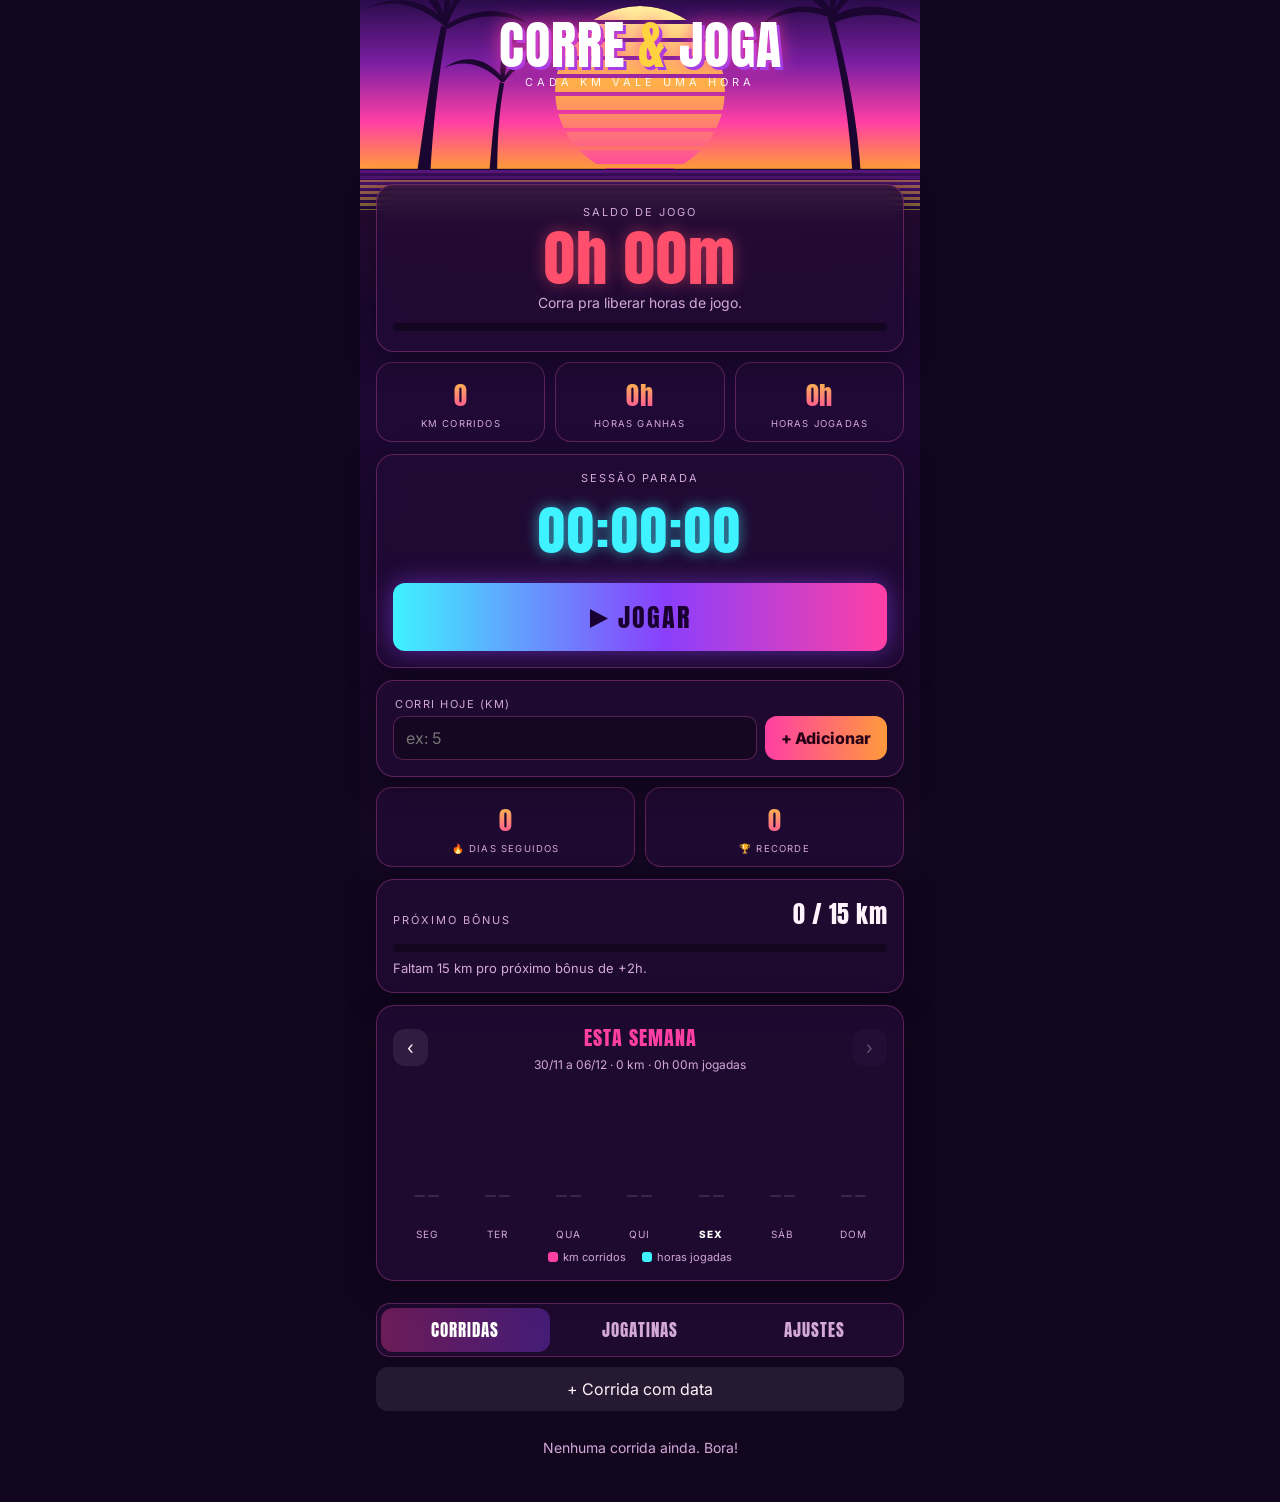
<file: index.html>
<!doctype html>
<html lang="pt-BR">
<head>
<meta charset="utf-8">
<meta name="viewport" content="width=device-width, initial-scale=1, viewport-fit=cover">
<meta name="apple-mobile-web-app-capable" content="yes">
<meta name="mobile-web-app-capable" content="yes">
<meta name="apple-mobile-web-app-status-bar-style" content="black-translucent">
<meta name="apple-mobile-web-app-title" content="Corre & Joga">
<meta name="theme-color" content="#12061f">
<link rel="apple-touch-icon" href="icon.png">
<link rel="icon" href="icon.png">
<title>Corre & Joga</title>
<link rel="preconnect" href="https://fonts.googleapis.com">
<link rel="preconnect" href="https://fonts.gstatic.com" crossorigin>
<link href="https://fonts.googleapis.com/css2?family=Anton&family=Inter:wght@400;600;800&display=swap" rel="stylesheet">
<style>
  :root {
    --bg: #12061f; --card: rgba(35, 12, 55, .72); --card2: rgba(255,255,255,.08); --text: #fff4fb; --muted: #d4a9d9;
    --accent: #ff3fa4; --orange: #ff9a3c; --purple: #8a3ffc; --cyan: #3ff2ff;
    --green: #4dffb8; --red: #ff4f6d; --yellow: #ffd23f; --border: rgba(255, 99, 196, .28);
    --display: "Anton", "Impact", "Arial Narrow", sans-serif;
  }
  * { box-sizing: border-box; -webkit-tap-highlight-color: transparent; }
  html { background: var(--bg); }
  body { margin: 0 auto; color: var(--text); max-width: 560px; min-height: 100vh;
    font-family: "Inter", -apple-system, BlinkMacSystemFont, "Segoe UI", Roboto, sans-serif;
    padding: 0 16px calc(env(safe-area-inset-bottom) + 28px);
    background:
      radial-gradient(120% 60% at 50% 0%, rgba(255,63,164,.22), transparent 60%),
      linear-gradient(180deg, #12061f 0%, #1c0833 45%, #12061f 100%);
    background-attachment: fixed; }

  /* hero */
  .hero { position: relative; margin: 0 -16px 14px; height: calc(env(safe-area-inset-top) + 210px); overflow: hidden;
    background: linear-gradient(180deg, #2a0b4a 0%, #7a1fa2 30%, #ff3fa4 58%, #ff9a3c 80%, #ffd23f 100%); }
  .hero .sun { position: absolute; left: 50%; bottom: 34px; width: 170px; height: 170px; transform: translateX(-50%); border-radius: 50%;
    background: linear-gradient(180deg, #fff3a0 0%, #ffb347 45%, #ff3fa4 100%);
    -webkit-mask: repeating-linear-gradient(180deg, #000 0 14px, transparent 14px 18px);
            mask: repeating-linear-gradient(180deg, #000 0 14px, transparent 14px 18px);
    box-shadow: 0 0 60px rgba(255,180,80,.6); }
  .hero .sea { position: absolute; left: 0; right: 0; bottom: 0; height: 40px;
    background: linear-gradient(180deg, #5a1680, #1c0833);
    -webkit-mask: repeating-linear-gradient(180deg, #000 0 3px, rgba(0,0,0,.55) 3px 6px);
            mask: repeating-linear-gradient(180deg, #000 0 3px, rgba(0,0,0,.55) 3px 6px); }
  .hero svg.palms { position: absolute; bottom: 30px; left: 0; width: 100%; height: 190px; }
  .hero .title { position: absolute; left: 0; right: 0; top: calc(env(safe-area-inset-top) + 22px); text-align: center; }
  .hero .title .big { font-family: var(--display); font-size: 52px; line-height: .9; letter-spacing: 1px; text-transform: uppercase;
    color: #fff; text-shadow: 0 0 18px rgba(255,63,164,.9), 3px 3px 0 #8a3ffc; }
  .hero .title .big em { font-style: normal; color: var(--yellow); }
  .hero .title .tag { font-size: 11px; letter-spacing: 4px; text-transform: uppercase; color: #fff; opacity: .9; margin-top: 6px; }

  h2 { font-family: var(--display); font-weight: 400; font-size: 20px; text-transform: uppercase; letter-spacing: 1px; color: var(--accent); margin: 22px 0 10px; }
  .card { background: var(--card); border: 1px solid var(--border); border-radius: 18px; padding: 16px;
    backdrop-filter: blur(10px); -webkit-backdrop-filter: blur(10px); box-shadow: 0 8px 30px rgba(0,0,0,.35); }
  .balance { text-align: center; padding: 20px 16px; position: relative; z-index: 2; margin-top: -40px; }
  .balance .label, .stat .l, .timer .sub { text-transform: uppercase; letter-spacing: 2px; font-size: 11px; color: var(--muted); }
  .balance .value { font-family: var(--display); font-size: 62px; line-height: 1.05; font-variant-numeric: tabular-nums; margin: 6px 0 4px; letter-spacing: 1px; }
  .balance .hint { font-size: 14px; color: var(--muted); }
  .pos { color: var(--green); text-shadow: 0 0 16px rgba(77,255,184,.45); }
  .neg { color: var(--red); text-shadow: 0 0 16px rgba(255,79,109,.45); }
  .low { color: var(--yellow); text-shadow: 0 0 16px rgba(255,210,63,.45); }
  .stats { display: grid; grid-template-columns: repeat(3, 1fr); gap: 10px; margin-top: 10px; }
  .stat { background: var(--card); border: 1px solid var(--border); border-radius: 16px; padding: 12px 6px; text-align: center; }
  .stat .v { font-family: var(--display); font-size: 26px; letter-spacing: .5px; font-variant-numeric: tabular-nums;
    background: linear-gradient(180deg, #ffd23f, #ff3fa4); -webkit-background-clip: text; background-clip: text; color: transparent; }
  .stat .l { font-size: 9.5px; letter-spacing: 1.2px; margin-top: 3px; }
  .timer { text-align: center; margin-top: 10px; }
  .timer .clock { font-family: var(--display); font-size: 54px; letter-spacing: 2px; font-variant-numeric: tabular-nums; margin: 4px 0 12px; color: var(--cyan);
    text-shadow: 0 0 14px rgba(63,242,255,.6); }
  button { font: inherit; border: 0; border-radius: 12px; padding: 12px 16px; cursor: pointer; color: var(--text); background: var(--card2); }
  button.primary { background: linear-gradient(90deg, #ff3fa4, #ff9a3c); color: #2a0018; font-weight: 800; }
  button.play { width: 100%; font-family: var(--display); font-size: 26px; letter-spacing: 2px; text-transform: uppercase; padding: 14px; color: #1a0030;
    background: linear-gradient(90deg, #3ff2ff, #8a3ffc 55%, #ff3fa4); box-shadow: 0 0 24px rgba(138,63,252,.55); }
  button.play.running { background: linear-gradient(90deg, #ff9a3c, #ff3fa4); color: #2a0018; box-shadow: 0 0 24px rgba(255,63,164,.6); }
  button.small { padding: 6px 10px; font-size: 13px; border-radius: 9px; }
  button.danger { color: var(--red); }
  .row { display: flex; gap: 8px; align-items: center; }
  .row > * { flex: 1; }
  input { font: inherit; width: 100%; background: rgba(0,0,0,.3); color: var(--text); border: 1px solid var(--border);
    border-radius: 10px; padding: 11px 12px; font-size: 16px; }
  input:focus { outline: 2px solid var(--accent); border-color: transparent; }
  label { font-size: 11px; text-transform: uppercase; letter-spacing: 1.5px; color: var(--muted); display: block; margin: 0 0 5px 2px; }
  .field { margin-bottom: 10px; }
  .tabs { display: flex; gap: 6px; background: var(--card); border: 1px solid var(--border); border-radius: 14px; padding: 4px; margin: 22px 0 10px; }
  .tabs button { flex: 1; background: transparent; padding: 9px 4px; font-family: var(--display); font-size: 17px; letter-spacing: 1px; text-transform: uppercase; color: var(--muted); }
  .tabs button.active { background: linear-gradient(90deg, rgba(255,63,164,.35), rgba(138,63,252,.35)); color: #fff; }
  .list { display: flex; flex-direction: column; gap: 8px; }
  .item { display: flex; align-items: center; gap: 10px; background: var(--card); border: 1px solid var(--border); border-left: 3px solid var(--accent); border-radius: 12px; padding: 11px 12px; }
  .item .main { flex: 1; min-width: 0; }
  .item .t { font-weight: 800; font-variant-numeric: tabular-nums; }
  .item .d { font-size: 12px; color: var(--muted); white-space: nowrap; overflow: hidden; text-overflow: ellipsis; }
  .empty { color: var(--muted); text-align: center; padding: 18px; font-size: 14px; }
  .hidden { display: none !important; }
  dialog { background: #200a38; color: var(--text); border: 1px solid var(--border); border-radius: 18px; padding: 18px; width: min(92vw, 420px); }
  dialog::backdrop { background: rgba(10,0,20,.7); }
  dialog h3 { margin: 0 0 14px; font-family: var(--display); font-weight: 400; font-size: 26px; letter-spacing: 1px; text-transform: uppercase; color: var(--accent); }
  .actions { display: flex; gap: 8px; margin-top: 14px; }
  .actions button { flex: 1; }
  .note { font-size: 12px; color: var(--muted); margin-top: 8px; line-height: 1.4; }
  .bar { height: 8px; background: rgba(0,0,0,.35); border-radius: 99px; overflow: hidden; margin-top: 12px; }
  .bar > div { height: 100%; width: 0; transition: width .3s; }
  /* semana */
  .week-head { display: flex; align-items: center; gap: 8px; }
  .week-head .ttl { flex: 1; text-align: center; }
  .week-head .ttl b { font-family: var(--display); font-weight: 400; font-size: 20px; letter-spacing: 1px; text-transform: uppercase; color: var(--accent); display: block; }
  .week-head .ttl span { font-size: 12px; color: var(--muted); }
  .week-head button { padding: 8px 14px; font-size: 18px; }
  .week-head button:disabled { opacity: .3; }
  .chart { display: grid; grid-template-columns: repeat(7, 1fr); gap: 4px; margin-top: 14px; }
  .day { display: flex; flex-direction: column; align-items: center; }
  .day .bars { height: 110px; width: 100%; display: flex; align-items: flex-end; justify-content: center; gap: 3px; }
  .day .b { width: 11px; border-radius: 5px 5px 2px 2px; min-height: 2px; position: relative; }
  .day .b.km { background: linear-gradient(180deg, #ffd23f, #ff3fa4); box-shadow: 0 0 10px rgba(255,63,164,.5); }
  .day .b.hr { background: linear-gradient(180deg, #3ff2ff, #8a3ffc); box-shadow: 0 0 10px rgba(63,242,255,.4); }
  .day .b.zero { background: rgba(255,255,255,.12); box-shadow: none; }
  .day .vals { font-size: 9.5px; line-height: 1.25; text-align: center; margin-top: 5px; font-variant-numeric: tabular-nums; min-height: 24px; }
  .day .vals .k { color: #ff7fc0; } .day .vals .h { color: var(--cyan); }
  .day .lbl { font-size: 10px; text-transform: uppercase; letter-spacing: 1px; color: var(--muted); margin-top: 2px; }
  .day.today .lbl { color: #fff; font-weight: 800; }
  .legend { display: flex; justify-content: center; gap: 16px; font-size: 11px; color: var(--muted); margin-top: 10px; }
  .legend i { display: inline-block; width: 10px; height: 10px; border-radius: 3px; margin-right: 5px; vertical-align: -1px; }
  .streaks { display: grid; grid-template-columns: 1fr 1fr; gap: 10px; margin-top: 10px; }
  .goal { margin-top: 10px; }
  .goal .top { display: flex; justify-content: space-between; align-items: baseline; }
  .goal .top b { font-family: var(--display); font-weight: 400; font-size: 24px; letter-spacing: .5px; }
  .goal .msg { font-size: 13px; color: var(--muted); margin-top: 8px; }
  .goal .msg.done { color: var(--green); }
</style>
</head>
<body>

<header class="hero">
  <div class="sun"></div>
  <svg class="palms" viewBox="0 0 400 190" preserveAspectRatio="xMidYMax slice" aria-hidden="true">
    <g fill="#1a0630">
      <path d="M40 190 C46 150 50 115 58 80 L62 81 C56 116 52 150 50 190 Z"/>
      <path d="M60 80 C40 62 18 60 0 70 C20 58 44 58 60 76 Z"/>
      <path d="M60 80 C48 54 30 42 10 42 C34 38 54 52 62 76 Z"/>
      <path d="M60 80 C66 54 82 40 104 38 C84 46 70 58 63 78 Z"/>
      <path d="M60 80 C82 66 104 66 120 78 C100 70 80 72 63 82 Z"/>
      <path d="M60 80 C58 60 64 44 74 34 C68 48 64 62 62 80 Z"/>
      <path d="M92 190 C94 165 96 140 100 120 L103 121 C99 141 98 165 98 190 Z"/>
      <path d="M101 120 C88 106 72 104 60 110 C74 100 90 102 102 117 Z"/>
      <path d="M101 120 C110 102 126 96 140 100 C124 100 112 108 103 120 Z"/>
      <path d="M101 120 C98 104 104 92 112 86 C106 98 104 108 103 120 Z"/>
      <path d="M352 190 C350 150 344 112 334 74 L338 73 C348 110 356 150 358 190 Z"/>
      <path d="M336 74 C318 52 296 46 276 52 C298 42 322 48 338 70 Z"/>
      <path d="M336 74 C346 50 366 40 388 42 C366 46 350 56 339 74 Z"/>
      <path d="M336 74 C356 62 380 64 400 78 C378 70 356 70 338 78 Z"/>
      <path d="M336 74 C316 66 296 70 282 84 C296 66 318 62 336 70 Z"/>
      <path d="M336 74 C334 54 340 40 350 30 C344 44 340 58 338 74 Z"/>
      <rect x="0" y="182" width="400" height="8"/>
    </g>
  </svg>
  <div class="sea"></div>
  <div class="title">
    <div class="big">Corre <em>&amp;</em> Joga</div>
    <div class="tag">cada km vale uma hora</div>
  </div>
</header>

<div class="card balance">
  <div class="label">Saldo de jogo</div>
  <div class="value" id="balance">0h 00m</div>
  <div class="hint" id="balanceHint">Corra pra liberar horas de jogo.</div>
  <div class="bar"><div id="bar"></div></div>
</div>

<div class="stats">
  <div class="stat"><div class="v" id="totalKm">0</div><div class="l">km corridos</div></div>
  <div class="stat"><div class="v" id="totalEarned">0h</div><div class="l">horas ganhas</div></div>
  <div class="stat"><div class="v" id="totalPlayed">0h</div><div class="l">horas jogadas</div></div>
</div>

<div class="card timer" style="margin-top:12px">
  <div class="sub" id="timerStatus">Sessão parada</div>
  <div class="clock" id="clock">00:00:00</div>
  <button class="play" id="playBtn">▶ Jogar</button>
</div>

<div class="card" style="margin-top:12px">
  <div class="row">
    <div><label for="quickKm">Corri hoje (km)</label><input id="quickKm" type="number" inputmode="decimal" step="0.01" min="0" placeholder="ex: 5"></div>
    <div style="flex:0 0 auto; align-self:flex-end"><button class="primary" id="quickAdd">+ Adicionar</button></div>
  </div>
</div>

<div class="streaks">
  <div class="stat"><div class="v" id="streakNow">0</div><div class="l">🔥 dias seguidos</div></div>
  <div class="stat"><div class="v" id="streakBest">0</div><div class="l">🏆 recorde</div></div>
</div>

<div class="card goal" id="goalCard" style="margin-top:12px">
  <div class="top"><span class="l" style="font-size:11px;letter-spacing:2px;text-transform:uppercase;color:var(--muted)">Próximo bônus</span><b id="goalText">0 / 0 km</b></div>
  <div class="bar"><div id="goalBar"></div></div>
  <div class="msg" id="goalMsg"></div>
</div>

<div class="card" style="margin-top:12px">
  <div class="week-head">
    <button id="weekPrev" aria-label="Semana anterior">‹</button>
    <div class="ttl"><b id="weekTitle">Esta semana</b><span id="weekRange"></span></div>
    <button id="weekNext" aria-label="Próxima semana">›</button>
  </div>
  <div class="chart" id="chart"></div>
  <div class="legend"><span><i style="background:#ff3fa4"></i>km corridos</span><span><i style="background:#3ff2ff"></i>horas jogadas</span></div>
</div>

<div class="tabs">
  <button data-tab="runs" class="active">Corridas</button>
  <button data-tab="sessions">Jogatinas</button>
  <button data-tab="settings">Ajustes</button>
</div>

<section id="tab-runs">
  <div class="row" style="margin-bottom:10px"><button id="addRun">+ Corrida com data</button></div>
  <div class="list" id="runList"></div>
</section>

<section id="tab-sessions" class="hidden">
  <div class="row" style="margin-bottom:10px"><button id="addSession">+ Lançar tempo manualmente</button></div>
  <div class="list" id="sessionList"></div>
</section>

<section id="tab-settings" class="hidden">
  <div class="card">
    <div class="field">
      <label for="ratio">Horas de jogo por km corrido</label>
      <input id="ratio" type="number" inputmode="decimal" step="0.05" min="0">
      <div class="note">Padrão: 1 km = 1 hora. Mudar isso recalcula todo o saldo.</div>
    </div>
    <div class="field">
      <label for="adjust">Ajuste manual do saldo (horas, pode ser negativo)</label>
      <input id="adjust" type="number" inputmode="decimal" step="0.25">
      <div class="note">Use pra bônus ou correções gerais sem mexer no histórico.</div>
    </div>
    <div class="row">
      <div class="field"><label for="weeklyGoal">Meta (km)</label><input id="weeklyGoal" type="number" inputmode="decimal" step="1" min="0"></div>
      <div class="field"><label for="weeklyBonus">Bônus por meta (h)</label><input id="weeklyBonus" type="number" inputmode="decimal" step="0.5" min="0"></div>
    </div>
    <div class="note" style="margin:-4px 0 12px">A cada vez que o total de km corridos completa a meta, você ganha o bônus. Ex.: meta 7 km → aos 7, 14, 21 km... cai um bônus. Meta 0 desliga.</div>
    <button class="primary" id="saveSettings" style="width:100%">Salvar ajustes</button>
  </div>
  <h2>Backup</h2>
  <div class="card">
    <div class="row">
      <button id="exportBtn">⬇ Exportar</button>
      <button id="importBtn">⬆ Importar</button>
    </div>
    <input type="file" id="importFile" accept="application/json,.json" class="hidden">
    <div class="note">Os dados ficam só neste aparelho/navegador. Exporte de vez em quando pra não perder nada se o Safari limpar os dados.</div>
    <button class="danger" id="resetBtn" style="width:100%; margin-top:12px">Apagar tudo</button>
  </div>
</section>

<dialog id="runDialog">
  <form method="dialog" id="runForm">
    <h3 id="runDialogTitle">Corrida</h3>
    <div class="field"><label>Data</label><input type="date" id="runDate" required></div>
    <div class="field"><label>Distância (km)</label><input type="number" id="runKm" inputmode="decimal" step="0.01" min="0" required></div>
    <div class="field"><label>Observação (opcional)</label><input type="text" id="runNote" placeholder="ex: parque, 32 min"></div>
    <div class="actions">
      <button value="cancel" formnovalidate>Cancelar</button>
      <button class="primary" value="ok">Salvar</button>
    </div>
  </form>
</dialog>

<dialog id="sessionDialog">
  <form method="dialog" id="sessionForm">
    <h3 id="sessionDialogTitle">Jogatina</h3>
    <div class="field"><label>Data</label><input type="date" id="sesDate" required></div>
    <div class="row field">
      <div><label>Horas</label><input type="number" id="sesH" inputmode="numeric" min="0" step="1" value="0"></div>
      <div><label>Minutos</label><input type="number" id="sesM" inputmode="numeric" min="0" max="59" step="1" value="0"></div>
    </div>
    <div class="field"><label>Observação (opcional)</label><input type="text" id="sesNote" placeholder="ex: missão do banco"></div>
    <div class="actions">
      <button value="cancel" formnovalidate>Cancelar</button>
      <button class="primary" value="ok">Salvar</button>
    </div>
  </form>
</dialog>

<script>
(() => {
  const KEY = 'correjoga.v1';
  const $ = id => document.getElementById(id);

  // ---------- state ----------
  const defaults = () => ({ ratio: 1, adjustHours: 0, weeklyGoal: 15, weeklyBonus: 2, runs: [], sessions: [], timerStart: null });
  let S;
  try { S = Object.assign(defaults(), JSON.parse(localStorage.getItem(KEY)) || {}); }
  catch { S = defaults(); }
  const save = () => { try { localStorage.setItem(KEY, JSON.stringify(S)); } catch (e) { alert('Não consegui salvar: ' + e.message); } };
  const uid = () => Date.now().toString(36) + Math.random().toString(36).slice(2, 7);

  // ---------- helpers ----------
  const todayStr = () => { const d = new Date(); d.setMinutes(d.getMinutes() - d.getTimezoneOffset()); return d.toISOString().slice(0, 10); };
  const fmtDate = s => { const [y, m, d] = s.split('-'); return `${d}/${m}/${y}`; };
  const fmtKm = n => n.toLocaleString('pt-BR', { maximumFractionDigits: 2 });
  function fmtHM(ms, withSign) {
    const neg = ms < 0; let m = Math.floor(Math.abs(ms) / 60000);
    const h = Math.floor(m / 60); m = m % 60;
    return (neg ? '−' : (withSign ? '' : '')) + `${h}h ${String(m).padStart(2, '0')}m`;
  }
  function fmtClock(ms) {
    let s = Math.floor(Math.max(0, ms) / 1000);
    const h = Math.floor(s / 3600); s -= h * 3600; const m = Math.floor(s / 60); s -= m * 60;
    return [h, m, s].map(x => String(x).padStart(2, '0')).join(':');
  }
  const H = 3600000;
  // datas locais
  const parseD = s => { const [y, m, d] = s.split('-').map(Number); return new Date(y, m - 1, d); };
  const toStr = d => `${d.getFullYear()}-${String(d.getMonth() + 1).padStart(2, '0')}-${String(d.getDate()).padStart(2, '0')}`;
  const addDays = (s, n) => { const d = parseD(s); d.setDate(d.getDate() + n); return toStr(d); };
  const weekStart = s => { const d = parseD(s); return addDays(s, -((d.getDay() + 6) % 7)); };
  const kmByDay = () => { const m = {}; for (const r of S.runs) m[r.date] = (m[r.date] || 0) + r.km; return m; };
  const totalKm = () => S.runs.reduce((a, r) => a + r.km, 0);
  const goalsHit = () => S.weeklyGoal > 0 ? Math.floor((totalKm() + 1e-9) / S.weeklyGoal) : 0;
  function streaks() {
    const days = new Set(Object.entries(kmByDay()).filter(([, k]) => k > 0).map(([d]) => d));
    let cur = 0, d = todayStr();
    if (!days.has(d)) d = addDays(d, -1);
    while (days.has(d)) { cur++; d = addDays(d, -1); }
    let best = 0, run = 0, prev = null;
    for (const x of [...days].sort()) { run = prev && addDays(prev, 1) === x ? run + 1 : 1; best = Math.max(best, run); prev = x; }
    return { cur, best, today: days.has(todayStr()) };
  }

  const totals = () => {
    const km = S.runs.reduce((a, r) => a + r.km, 0);
    const bonus = goalsHit() * (S.weeklyBonus || 0) * H;
    const earned = km * S.ratio * H + (S.adjustHours || 0) * H + bonus;
    const played = S.sessions.reduce((a, s) => a + s.ms, 0);
    const live = S.timerStart ? Date.now() - S.timerStart : 0;
    return { km, earned, played, live, balance: earned - played - live };
  };
  const num = v => { const n = parseFloat(String(v).replace(',', '.')); return isFinite(n) ? n : NaN; };

  // ---------- render ----------
  function renderTotals() {
    const t = totals();
    $('totalKm').textContent = fmtKm(t.km);
    $('totalEarned').textContent = fmtHM(t.earned).replace(' 00m', '');
    $('totalPlayed').textContent = fmtHM(t.played + t.live).replace(' 00m', '');
    const b = $('balance');
    b.textContent = fmtHM(t.balance);
    b.className = 'value ' + (t.balance <= 0 ? 'neg' : t.balance < 30 * 60000 ? 'low' : 'pos');
    const hint = $('balanceHint');
    if (t.balance <= 0) hint.textContent = t.km === 0 ? 'Corra pra liberar horas de jogo.' : `Sem saldo. Faltam ${fmtKm(Math.abs(t.balance) / H / (S.ratio || 1))} km pra zerar.`;
    else if (S.timerStart) hint.textContent = 'Saldo descendo enquanto você joga.';
    else hint.textContent = 'Pode jogar! 🎮';
    const pct = t.earned > 0 ? Math.max(0, Math.min(100, t.balance / t.earned * 100)) : 0;
    $('bar').style.width = pct + '%';
    $('bar').style.background = t.balance < 30 * 60000 ? 'linear-gradient(90deg,#ff4f6d,#ffd23f)' : 'linear-gradient(90deg,#8a3ffc,#ff3fa4,#ff9a3c)';

    // timer
    const btn = $('playBtn');
    if (S.timerStart) {
      $('clock').textContent = fmtClock(t.live);
      btn.textContent = '❚❚ Pausar'; btn.classList.add('running');
      const started = new Date(S.timerStart).toLocaleTimeString('pt-BR', { hour: '2-digit', minute: '2-digit' });
      $('timerStatus').textContent = t.balance <= 0 ? '⚠️ Saldo acabou! Hora de parar.' : `Jogando desde ${started}`;
      $('timerStatus').className = 'sub' + (t.balance <= 0 ? ' neg' : '');
    } else {
      $('clock').textContent = '00:00:00';
      btn.textContent = '▶ Jogar'; btn.classList.remove('running');
      $('timerStatus').textContent = 'Sessão parada'; $('timerStatus').className = 'sub';
    }
  }

  function renderLists() {
    const rl = $('runList'); rl.innerHTML = '';
    const runs = [...S.runs].sort((a, b) => b.date.localeCompare(a.date) || b.created - a.created);
    if (!runs.length) rl.innerHTML = '<div class="empty">Nenhuma corrida ainda. Bora!</div>';
    for (const r of runs) {
      const el = document.createElement('div'); el.className = 'item';
      el.innerHTML = `<div class="main"><div class="t">${fmtKm(r.km)} km <span class="pos" style="font-weight:500;font-size:13px">+${fmtHM(r.km * S.ratio * H)}</span></div><div class="d"></div></div>
        <button class="small" data-act="edit">Editar</button><button class="small danger" data-act="del">✕</button>`;
      el.querySelector('.d').textContent = fmtDate(r.date) + (r.note ? ' · ' + r.note : '');
      el.querySelector('[data-act=edit]').onclick = () => openRun(r);
      el.querySelector('[data-act=del]').onclick = () => { if (confirm(`Apagar corrida de ${fmtKm(r.km)} km?`)) { S.runs = S.runs.filter(x => x.id !== r.id); save(); render(); } };
      rl.appendChild(el);
    }
    const sl = $('sessionList'); sl.innerHTML = '';
    const ses = [...S.sessions].sort((a, b) => b.date.localeCompare(a.date) || b.created - a.created);
    if (!ses.length) sl.innerHTML = '<div class="empty">Nenhuma jogatina registrada.</div>';
    for (const s of ses) {
      const el = document.createElement('div'); el.className = 'item';
      el.innerHTML = `<div class="main"><div class="t">${fmtHM(s.ms)}</div><div class="d"></div></div>
        <button class="small" data-act="edit">Editar</button><button class="small danger" data-act="del">✕</button>`;
      el.querySelector('.d').textContent = fmtDate(s.date) + (s.manual ? ' · manual' : ' · timer') + (s.note ? ' · ' + s.note : '');
      el.querySelector('[data-act=edit]').onclick = () => openSession(s);
      el.querySelector('[data-act=del]').onclick = () => { if (confirm(`Apagar jogatina de ${fmtHM(s.ms)}?`)) { S.sessions = S.sessions.filter(x => x.id !== s.id); save(); render(); } };
      sl.appendChild(el);
    }
    $('ratio').value = S.ratio;
    $('adjust').value = S.adjustHours || 0;
    $('weeklyGoal').value = S.weeklyGoal;
    $('weeklyBonus').value = S.weeklyBonus;
  }
  let weekOffset = 0;
  const DOW = ['Seg', 'Ter', 'Qua', 'Qui', 'Sex', 'Sáb', 'Dom'];
  function renderWeek() {
    const st = streaks();
    $('streakNow').textContent = st.cur;
    $('streakBest').textContent = st.best;
    const today = todayStr();
    const ws = addDays(weekStart(today), weekOffset * 7);
    const days = [...Array(7)].map((_, i) => addDays(ws, i));
    const kd = kmByDay(), pd = {};
    for (const s of S.sessions) pd[s.date] = (pd[s.date] || 0) + s.ms;
    if (S.timerStart) pd[today] = (pd[today] || 0) + (Date.now() - S.timerStart);
    const kms = days.map(d => kd[d] || 0), hrs = days.map(d => (pd[d] || 0) / H);
    const maxK = Math.max(1, ...kms), maxH = Math.max(1, ...hrs);
    const weekKm = kms.reduce((a, b) => a + b, 0), weekH = hrs.reduce((a, b) => a + b, 0);
    $('weekTitle').textContent = weekOffset === 0 ? 'Esta semana' : weekOffset === -1 ? 'Semana passada' : `Há ${-weekOffset} semanas`;
    $('weekRange').textContent = `${fmtDate(days[0]).slice(0, 5)} a ${fmtDate(days[6]).slice(0, 5)} · ${fmtKm(weekKm)} km · ${fmtHM(weekH * H)} jogadas`;
    $('weekNext').disabled = weekOffset >= 0;
    const fmtH = h => { const m = Math.round(h * 60); return m >= 60 ? `${Math.floor(m / 60)}h${m % 60 ? String(m % 60).padStart(2, '0') : ''}` : `${m}m`; };
    $('chart').innerHTML = days.map((d, i) => `
      <div class="day${d === today ? ' today' : ''}">
        <div class="bars">
          <div class="b km${kms[i] ? '' : ' zero'}" style="height:${kms[i] ? Math.max(4, kms[i] / maxK * 100) : 2}%"></div>
          <div class="b hr${hrs[i] ? '' : ' zero'}" style="height:${hrs[i] ? Math.max(4, hrs[i] / maxH * 100) : 2}%"></div>
        </div>
        <div class="vals"><div class="k">${kms[i] ? fmtKm(kms[i]) : ''}</div><div class="h">${hrs[i] ? fmtH(hrs[i]) : ''}</div></div>
        <div class="lbl">${DOW[i]}</div>
      </div>`).join('');
    // meta acumulada: a cada X km, um bônus
    const g = S.weeklyGoal || 0, bonus = S.weeklyBonus || 0;
    $('goalCard').classList.toggle('hidden', !(g > 0));
    if (g > 0) {
      const tk = totalKm(), hits = goalsHit();
      const into = Math.max(0, tk - hits * g);
      $('goalText').textContent = `${fmtKm(into)} / ${fmtKm(g)} km`;
      const pct = Math.min(100, into / g * 100);
      $('goalBar').style.width = pct + '%';
      $('goalBar').style.background = 'linear-gradient(90deg,#8a3ffc,#ff3fa4,#ff9a3c)';
      const bonusTxt = bonus > 0 ? `+${fmtHM(bonus * H).replace(' 00m', '')}` : '';
      const earnedTxt = hits > 0 ? ` Metas batidas: ${hits}${bonus > 0 ? ` (${fmtHM(hits * bonus * H).replace(' 00m', '')} de bônus)` : ''} 🎉` : '';
      $('goalMsg').textContent = `Faltam ${fmtKm(g - into)} km pro próximo bônus${bonusTxt ? ' de ' + bonusTxt : ''}.` + earnedTxt;
      $('goalMsg').className = 'msg' + (hits > 0 ? ' done' : '');
    }
  }
  $('weekPrev').onclick = () => { weekOffset--; renderWeek(); };
  $('weekNext').onclick = () => { if (weekOffset < 0) { weekOffset++; renderWeek(); } };

  function render() { renderTotals(); renderLists(); renderWeek(); }

  // ---------- timer ----------
  $('playBtn').onclick = () => {
    if (S.timerStart) {
      const ms = Date.now() - S.timerStart;
      if (ms >= 60000 || confirm('Sessão de menos de 1 minuto. Salvar mesmo assim?')) {
        const d = new Date(S.timerStart); d.setMinutes(d.getMinutes() - d.getTimezoneOffset());
        S.sessions.push({ id: uid(), date: d.toISOString().slice(0, 10), ms, start: S.timerStart, created: Date.now() });
      }
      S.timerStart = null;
    } else {
      const t = totals();
      if (t.balance <= 0 && !confirm('Você está sem saldo. Começar mesmo assim? (vai ficar negativo)')) return;
      S.timerStart = Date.now();
    }
    save(); render();
  };
  setInterval(() => { renderTotals(); if (S.timerStart) renderWeek(); }, 1000);
  document.addEventListener('visibilitychange', () => { if (!document.hidden) render(); });

  // ---------- quick add ----------
  $('quickAdd').onclick = () => {
    const km = num($('quickKm').value);
    if (!(km > 0)) { $('quickKm').focus(); return; }
    S.runs.push({ id: uid(), date: todayStr(), km, note: '', created: Date.now() });
    $('quickKm').value = ''; save(); render();
  };
  $('quickKm').addEventListener('keydown', e => { if (e.key === 'Enter') $('quickAdd').click(); });

  // ---------- dialogs ----------
  let editingRun = null, editingSes = null;
  function openRun(r) {
    editingRun = r || null;
    $('runDialogTitle').textContent = r ? 'Editar corrida' : 'Nova corrida';
    $('runDate').value = r ? r.date : todayStr();
    $('runKm').value = r ? r.km : '';
    $('runNote').value = r ? r.note || '' : '';
    $('runDialog').showModal();
  }
  $('addRun').onclick = () => openRun(null);
  $('runDialog').addEventListener('close', () => {
    if ($('runDialog').returnValue !== 'ok') return;
    const km = num($('runKm').value); if (!(km >= 0)) return;
    const data = { date: $('runDate').value || todayStr(), km, note: $('runNote').value.trim() };
    if (editingRun) Object.assign(S.runs.find(x => x.id === editingRun.id), data);
    else S.runs.push({ id: uid(), created: Date.now(), ...data });
    save(); render();
  });

  function openSession(s) {
    editingSes = s || null;
    $('sessionDialogTitle').textContent = s ? 'Editar jogatina' : 'Lançar jogatina';
    $('sesDate').value = s ? s.date : todayStr();
    const mins = s ? Math.round(s.ms / 60000) : 0;
    $('sesH').value = Math.floor(mins / 60); $('sesM').value = mins % 60;
    $('sesNote').value = s ? s.note || '' : '';
    $('sessionDialog').showModal();
  }
  $('addSession').onclick = () => openSession(null);
  $('sessionDialog').addEventListener('close', () => {
    if ($('sessionDialog').returnValue !== 'ok') return;
    const h = num($('sesH').value) || 0, m = num($('sesM').value) || 0;
    const ms = Math.max(0, Math.round((h * 60 + m) * 60000));
    const data = { date: $('sesDate').value || todayStr(), ms, note: $('sesNote').value.trim() };
    if (editingSes) Object.assign(S.sessions.find(x => x.id === editingSes.id), data);
    else S.sessions.push({ id: uid(), created: Date.now(), manual: true, ...data });
    save(); render();
  });

  // ---------- tabs ----------
  document.querySelectorAll('.tabs button').forEach(b => b.onclick = () => {
    document.querySelectorAll('.tabs button').forEach(x => x.classList.toggle('active', x === b));
    ['runs', 'sessions', 'settings'].forEach(t => $('tab-' + t).classList.toggle('hidden', t !== b.dataset.tab));
  });

  // ---------- settings ----------
  $('saveSettings').onclick = () => {
    const r = num($('ratio').value), a = num($('adjust').value);
    if (r >= 0) S.ratio = r;
    S.adjustHours = isFinite(a) ? a : 0;
    const wg = num($('weeklyGoal').value), wb = num($('weeklyBonus').value);
    S.weeklyGoal = wg >= 0 ? wg : 0;
    S.weeklyBonus = wb >= 0 ? wb : 0;
    save(); render(); alert('Ajustes salvos.');
  };
  $('exportBtn').onclick = () => {
    const blob = new Blob([JSON.stringify(S, null, 2)], { type: 'application/json' });
    const a = document.createElement('a'); a.href = URL.createObjectURL(blob);
    a.download = `corre-e-joga-backup-${todayStr()}.json`; a.click();
    setTimeout(() => URL.revokeObjectURL(a.href), 2000);
  };
  $('importBtn').onclick = () => $('importFile').click();
  $('importFile').onchange = async e => {
    const f = e.target.files[0]; if (!f) return;
    try {
      const d = JSON.parse(await f.text());
      if (!Array.isArray(d.runs) || !Array.isArray(d.sessions)) throw new Error('arquivo inválido');
      if (!confirm('Substituir todos os dados atuais pelo backup?')) return;
      S = Object.assign(defaults(), d); save(); render(); alert('Backup importado!');
    } catch (err) { alert('Não deu pra importar: ' + err.message); }
    e.target.value = '';
  };
  $('resetBtn').onclick = () => {
    if (confirm('Apagar TODAS as corridas e jogatinas? Não tem volta.') && confirm('Certeza mesmo?')) { S = defaults(); save(); render(); }
  };

  render();
})();
</script>
</body>
</html>
</file>
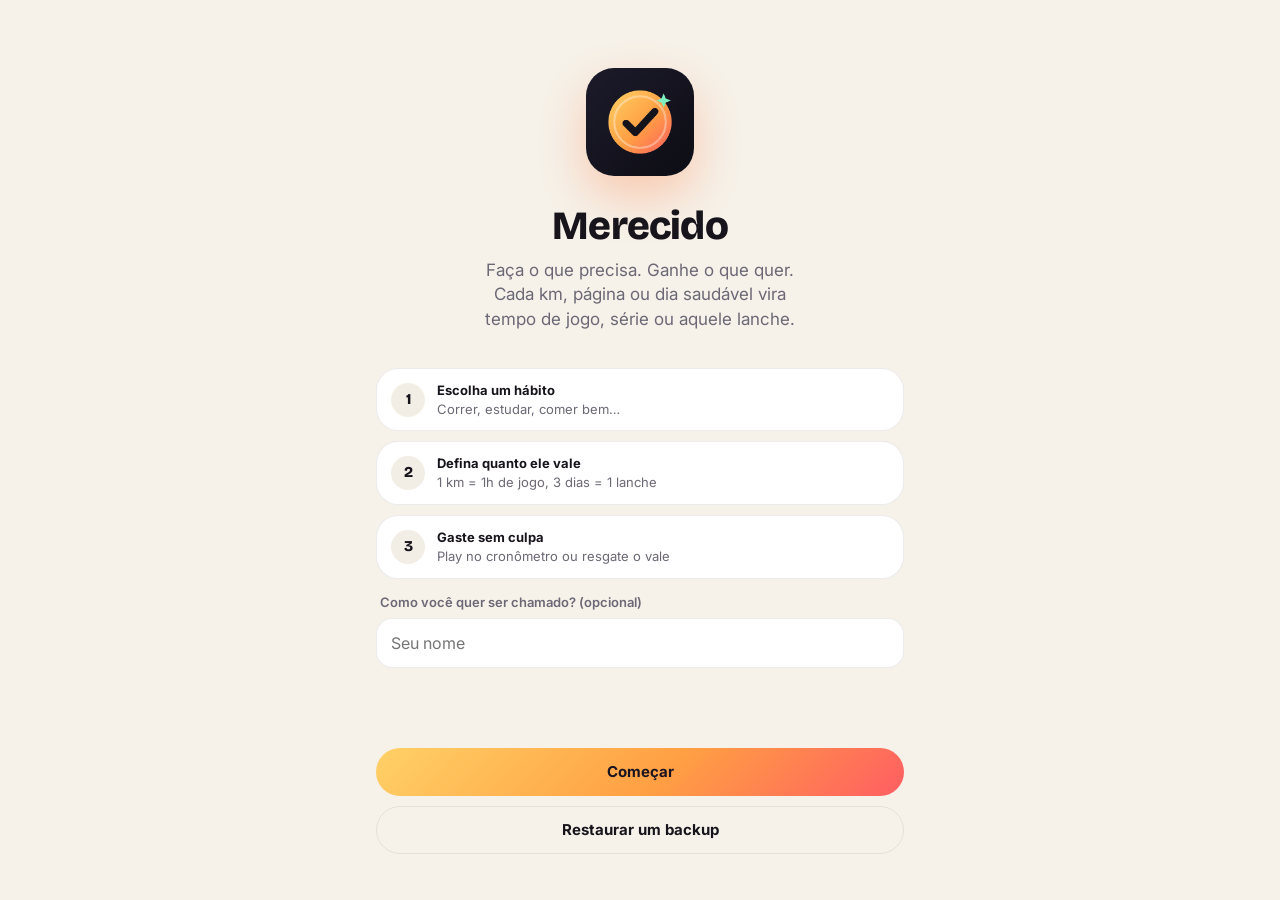
<file: app/index.html>
<!doctype html>
<html lang="pt-BR">
<head>
<meta charset="utf-8">
<meta name="viewport" content="width=device-width, initial-scale=1, viewport-fit=cover">
<title>Merecido</title>
<meta name="description" content="Transforme hábitos em recompensas.">
<meta name="theme-color" content="#0f0f15" media="(prefers-color-scheme: dark)">
<meta name="theme-color" content="#f6f2ea" media="(prefers-color-scheme: light)">
<meta name="mobile-web-app-capable" content="yes">
<meta name="apple-mobile-web-app-capable" content="yes">
<meta name="apple-mobile-web-app-status-bar-style" content="black-translucent">
<meta name="apple-mobile-web-app-title" content="Merecido">
<link rel="manifest" href="manifest.webmanifest">
<link rel="icon" href="icons/favicon-32.png" sizes="32x32">
<link rel="icon" href="icons/icon.svg" type="image/svg+xml">
<link rel="apple-touch-icon" href="icons/apple-touch-icon.png">
<link rel="preconnect" href="https://fonts.googleapis.com">
<link rel="preconnect" href="https://fonts.gstatic.com" crossorigin>
<link href="https://fonts.googleapis.com/css2?family=Bricolage+Grotesque:opsz,wght@12..96,600;12..96,800&family=Inter:wght@400;500;600;700&display=swap" rel="stylesheet">
<link rel="stylesheet" href="styles.css">
</head>
<body>
<div id="app"></div>
<nav id="tabbar" class="tabbar hidden"></nav>
<div id="sheet-root"></div>
<div id="toast-root"></div>
<script src="app.js"></script>
</body>
</html>
</file>
<file: app/styles.css>
/* Merecido — identidade visual
   Tinta escura + moeda (manga → coral) + menta. Bricolage Grotesque para números e títulos. */
:root {
  --bg: #0f0f15; --bg2: #15151d; --surface: #1b1b25; --surface2: #242432; --line: rgba(255,255,255,.07);
  --text: #f6f2ea; --muted: #9b99a8; --faint: #6d6b7a;
  --gold: #ffc35a; --mango: #ff9f43; --coral: #ff5e62; --mint: #5fe3b0; --violet: #8f7bff; --sky: #4cc3ff;
  --accent: var(--mango); --on-accent: #17141c;
  --coin: linear-gradient(135deg, #ffd166 0%, #ff9f43 55%, #ff5e62 100%);
  --shadow: 0 10px 30px rgba(0,0,0,.35);
  --r: 22px; --r-sm: 14px;
  --display: "Bricolage Grotesque", ui-rounded, "SF Pro Rounded", system-ui, sans-serif;
  --body: "Inter", -apple-system, BlinkMacSystemFont, "Segoe UI", Roboto, sans-serif;
  --tab-h: 66px;
  color-scheme: dark;
}
:root[data-theme="light"] {
  --bg: #f6f2ea; --bg2: #efe9de; --surface: #ffffff; --surface2: #f3eee5; --line: rgba(23,20,28,.08);
  --text: #17141c; --muted: #6c6875; --faint: #9a95a3;
  --gold: #e9a21b; --mango: #f08a1c; --coral: #ec4a4f; --mint: #17a879; --violet: #6a55f0; --sky: #1a95d6;
  --on-accent: #17141c; --shadow: 0 10px 30px rgba(60,40,10,.10);
  color-scheme: light;
}
@media (prefers-color-scheme: light) {
  :root:not([data-theme="dark"]) {
    --bg: #f6f2ea; --bg2: #efe9de; --surface: #ffffff; --surface2: #f3eee5; --line: rgba(23,20,28,.08);
    --text: #17141c; --muted: #6c6875; --faint: #9a95a3;
    --gold: #e9a21b; --mango: #f08a1c; --coral: #ec4a4f; --mint: #17a879; --violet: #6a55f0; --sky: #1a95d6;
    --shadow: 0 10px 30px rgba(60,40,10,.10);
    color-scheme: light;
  }
}

* { box-sizing: border-box; -webkit-tap-highlight-color: transparent; }
html { background: var(--bg); }
body { margin: 0; background: var(--bg); color: var(--text); font: 15px/1.45 var(--body); min-height: 100dvh;
  -webkit-font-smoothing: antialiased; overscroll-behavior-y: none; }
button, input, select, textarea { font: inherit; color: inherit; }
button { cursor: pointer; border: 0; background: none; padding: 0; }
.hidden { display: none !important; }
h1, h2, h3 { font-family: var(--display); margin: 0; letter-spacing: -.02em; line-height: 1.1; }
h1 { font-size: 30px; font-weight: 800; }
h2 { font-size: 20px; font-weight: 800; }
h3 { font-size: 16px; font-weight: 700; }
.muted { color: var(--muted); }
.faint { color: var(--faint); }
.small { font-size: 13px; }
.tiny { font-size: 11.5px; }
.num { font-family: var(--display); font-weight: 800; letter-spacing: -.03em; font-variant-numeric: tabular-nums; }
.row { display: flex; align-items: center; gap: 10px; }
.between { justify-content: space-between; }
.grow { flex: 1; min-width: 0; }
.stack > * + * { margin-top: 12px; }
.ell { overflow: hidden; text-overflow: ellipsis; white-space: nowrap; }

#app { max-width: 560px; margin: 0 auto; padding: calc(env(safe-area-inset-top) + 14px) 16px calc(var(--tab-h) + env(safe-area-inset-bottom) + 28px); }
#app.no-tabs { padding-bottom: calc(env(safe-area-inset-bottom) + 28px); }

/* header */
.top { display: flex; align-items: flex-start; justify-content: space-between; gap: 12px; margin: 6px 0 18px; }
.top .kicker { font-size: 13px; color: var(--muted); font-weight: 500; }
.top .kicker::first-letter { text-transform: uppercase; }
.field i { font-style: normal; }
.top h1 { margin-top: 2px; }
.back { text-decoration: none; display: inline-flex; align-items: center; gap: 4px; color: var(--muted); font-weight: 600; font-size: 14px; margin: 4px 0 10px; }
.icon-btn { width: 42px; height: 42px; border-radius: 50%; display: grid; place-items: center; background: var(--surface); border: 1px solid var(--line); flex: none; }
.icon-btn svg { width: 20px; height: 20px; }
svg.i { width: 20px; height: 20px; stroke: currentColor; fill: none; stroke-width: 2; stroke-linecap: round; stroke-linejoin: round; flex: none; }

.chip { display: inline-flex; align-items: center; gap: 6px; padding: 7px 12px; border-radius: 999px; background: var(--surface); border: 1px solid var(--line); font-weight: 600; font-size: 13px; white-space: nowrap; }
.chip.flame { color: var(--mango); }
.chip.on { background: var(--text); color: var(--bg); border-color: transparent; }
.chips { display: flex; gap: 8px; overflow-x: auto; scrollbar-width: none; padding-bottom: 2px; }
.chips::-webkit-scrollbar { display: none; }

/* cards */
.card { background: var(--surface); border: 1px solid var(--line); border-radius: var(--r); padding: 16px; }
.card.tight { padding: 12px 14px; }
.section-title { display: flex; align-items: baseline; justify-content: space-between; margin: 26px 2px 10px; }
.section-title h2 { font-size: 18px; }
.section-title a, .section-title button { color: var(--muted); font-size: 13px; font-weight: 600; text-decoration: none; }
.list > * + * { margin-top: 10px; }

/* wallet cards */
.wallets { display: flex; gap: 12px; overflow-x: auto; scroll-snap-type: x mandatory; margin: 0 -16px; padding: 2px 16px 6px; scrollbar-width: none; }
.wallets::-webkit-scrollbar { display: none; }
.wallet { scroll-snap-align: start; flex: 0 0 82%; max-width: 380px; border-radius: 26px; padding: 18px; position: relative; overflow: hidden;
  background: var(--surface); border: 1px solid var(--line); min-height: 178px; display: flex; flex-direction: column; }
.wallet.solo { flex-basis: 100%; max-width: none; }
.wallet.hero { background: var(--coin); color: #1a1420; border: 0; box-shadow: 0 16px 40px rgba(255,120,60,.25); }
.wallet.hero .muted { color: rgba(26,20,32,.7); }
.wallet::after { content: ""; position: absolute; right: -40px; top: -40px; width: 160px; height: 160px; border-radius: 50%;
  background: radial-gradient(circle, rgba(255,255,255,.22), transparent 70%); pointer-events: none; }
.wallet .w-head { display: flex; align-items: center; gap: 8px; font-weight: 600; }
.wallet .emoji { font-size: 22px; }
.wallet .bal { font-size: 44px; line-height: 1; margin: 14px 0 4px; }
.wallet .bal small { font-size: 18px; font-weight: 700; margin-left: 4px; letter-spacing: 0; }
.wallet .w-foot { margin-top: auto; display: flex; align-items: center; gap: 10px; padding-top: 12px; }
.wallet.running .bal { animation: pulse 2s ease-in-out infinite; }
@keyframes pulse { 50% { opacity: .78; } }
.mini-progress { height: 6px; border-radius: 99px; background: rgba(0,0,0,.14); overflow: hidden; flex: 1; }
.mini-progress > i { display: block; height: 100%; background: currentColor; border-radius: inherit; }
.wallet:not(.hero) .mini-progress { background: var(--surface2); }
.wallet:not(.hero) .mini-progress > i { background: var(--mint); }

/* buttons */
.btn { display: inline-flex; align-items: center; justify-content: center; gap: 8px; height: 48px; padding: 0 20px; border-radius: 999px; font-weight: 700; font-size: 15px;
  background: var(--surface2); color: var(--text); border: 1px solid var(--line); transition: transform .12s ease, opacity .12s; white-space: nowrap; }
.btn:active { transform: scale(.97); }
.btn.primary { background: var(--coin); color: #1a1420; border: 0; }
.btn.dark { background: #17141c; color: #fff; border: 0; }
.btn.ghost { background: transparent; }
.btn.danger { color: var(--coral); }
.btn.block { width: 100%; }
.btn.sm { height: 38px; padding: 0 14px; font-size: 14px; }
.btn[disabled] { opacity: .45; pointer-events: none; }
.play { width: 52px; height: 52px; border-radius: 50%; display: grid; place-items: center; background: #17141c; color: #fff; flex: none; transition: transform .12s; }
.play:active { transform: scale(.94); }
.play svg { width: 22px; height: 22px; }
.wallet:not(.hero) .play { background: var(--text); color: var(--bg); }

/* goal rows */
.goal { display: flex; align-items: center; gap: 12px; padding: 14px; background: var(--surface); border: 1px solid var(--line); border-radius: var(--r); }
.goal .g-emoji { width: 46px; height: 46px; border-radius: 15px; display: grid; place-items: center; font-size: 24px; flex: none; background: color-mix(in srgb, var(--gc) 18%, transparent); }
.goal .g-name { font-weight: 700; }
.goal .bar { height: 7px; border-radius: 99px; background: var(--surface2); margin-top: 8px; overflow: hidden; }
.goal .bar > i { display: block; height: 100%; border-radius: inherit; background: var(--gc); transition: width .4s ease; }
.quick { display: flex; gap: 6px; flex: none; }
.qbtn { min-width: 46px; height: 46px; padding: 0 12px; border-radius: 15px; font-weight: 700; display: grid; place-items: center; background: var(--surface2); border: 1px solid var(--line); }
.qbtn.on { background: var(--gc); color: #17141c; border-color: transparent; }
.qbtn.add { background: var(--gc); color: #17141c; border-color: transparent; }
.qbtn svg { width: 20px; height: 20px; }
.badges { display: flex; flex-wrap: wrap; gap: 6px; margin-top: 10px; }
.badge { font-size: 12px; font-weight: 600; padding: 4px 9px; border-radius: 999px; background: var(--surface2); color: var(--muted); }
.badge.hot { color: var(--mango); background: color-mix(in srgb, var(--mango) 14%, transparent); }

/* insight */
.insight { display: flex; gap: 12px; align-items: center; padding: 14px 16px; border-radius: var(--r); background: color-mix(in srgb, var(--mint) 12%, var(--surface)); border: 1px solid color-mix(in srgb, var(--mint) 25%, transparent); }
.insight .ic { font-size: 22px; }
.insight.warn { background: color-mix(in srgb, var(--coral) 10%, var(--surface)); border-color: color-mix(in srgb, var(--coral) 25%, transparent); }

/* history */
.hist { display: flex; align-items: center; gap: 12px; padding: 12px 2px; border-bottom: 1px solid var(--line); }
.hist:last-child { border-bottom: 0; }
.hist .h-ic { width: 36px; height: 36px; border-radius: 12px; display: grid; place-items: center; background: var(--surface2); flex: none; font-size: 17px; }
.hist .amt { font-weight: 700; font-variant-numeric: tabular-nums; white-space: nowrap; }
.pos { color: var(--mint); } .neg { color: var(--coral); } .dim { color: var(--faint); text-decoration: line-through; }
.del { color: var(--faint); padding: 6px; }
.del svg { width: 17px; height: 17px; }

/* stats */
.stats { display: grid; grid-template-columns: repeat(3, 1fr); gap: 10px; }
.stat { background: var(--surface); border: 1px solid var(--line); border-radius: 18px; padding: 12px; }
.stat .v { font-size: 24px; }
.stat .l { font-size: 12px; color: var(--muted); }

/* charts */
.chart svg { width: 100%; height: auto; display: block; overflow: visible; }
.chart text { fill: var(--muted); font: 600 10px var(--body); }
.heat { display: grid; grid-auto-flow: column; grid-template-rows: repeat(7, 1fr); gap: 4px; }
.heat i { aspect-ratio: 1; border-radius: 4px; background: var(--surface2); display: block; }
.heat-legend { display: flex; gap: 4px; align-items: center; justify-content: flex-end; margin-top: 8px; font-size: 11px; color: var(--muted); }
.heat-legend i { width: 11px; height: 11px; border-radius: 3px; display: inline-block; }

/* achievements */
.ach-grid { display: grid; grid-template-columns: repeat(3, 1fr); gap: 10px; }
.ach { text-align: center; padding: 14px 8px; border-radius: 18px; background: var(--surface); border: 1px solid var(--line); }
.ach .a-ic { font-size: 30px; filter: grayscale(1); opacity: .35; }
.ach.got .a-ic { filter: none; opacity: 1; }
.ach .a-t { font-weight: 700; font-size: 12.5px; margin-top: 6px; line-height: 1.2; }
.ach .a-d { font-size: 11px; color: var(--muted); margin-top: 3px; line-height: 1.25; }
.ach.got { border-color: color-mix(in srgb, var(--gold) 40%, transparent); background: color-mix(in srgb, var(--gold) 8%, var(--surface)); }

/* settings */
.set { display: flex; align-items: center; gap: 12px; padding: 14px 16px; width: 100%; text-align: left; }
.set + .set { border-top: 1px solid var(--line); }
.set .s-ic { width: 34px; height: 34px; border-radius: 11px; display: grid; place-items: center; background: var(--surface2); flex: none; }
.group { background: var(--surface); border: 1px solid var(--line); border-radius: var(--r); overflow: hidden; }
.seg { display: flex; background: var(--surface2); border-radius: 999px; padding: 3px; gap: 2px; }
.seg button { flex: 1; height: 34px; border-radius: 999px; font-weight: 600; font-size: 13px; color: var(--muted); padding: 0 10px; }
.seg button.on { background: var(--surface); color: var(--text); box-shadow: 0 1px 4px rgba(0,0,0,.15); }

/* tab bar */
.tabbar { position: fixed; left: 0; right: 0; bottom: 0; z-index: 20; display: flex; justify-content: center;
  padding: 8px 10px calc(env(safe-area-inset-bottom) + 8px); background: color-mix(in srgb, var(--bg) 82%, transparent);
  backdrop-filter: blur(18px); -webkit-backdrop-filter: blur(18px); border-top: 1px solid var(--line); }
.tabbar .inner { display: flex; width: 100%; max-width: 560px; }
.tabbar a { flex: 1; display: flex; flex-direction: column; align-items: center; gap: 3px; font-size: 11px; font-weight: 600; color: var(--faint); text-decoration: none; padding: 4px 0; }
.tabbar a.on { color: var(--text); }
.tabbar a.on svg { stroke: var(--mango); }
.tabbar svg { width: 24px; height: 24px; }

/* sheet */
.overlay { position: fixed; inset: 0; z-index: 50; background: rgba(5,5,10,.55); display: flex; align-items: flex-end; justify-content: center; animation: fade .18s ease; }
.sheet { width: 100%; max-width: 560px; max-height: 92dvh; overflow-y: auto; background: var(--bg2); border-radius: 28px 28px 0 0; padding: 10px 18px calc(env(safe-area-inset-bottom) + 20px);
  animation: up .26s cubic-bezier(.2,.9,.3,1); border: 1px solid var(--line); border-bottom: 0; overscroll-behavior: contain; }
.sheet .grab { width: 40px; height: 5px; border-radius: 9px; background: var(--faint); opacity: .5; margin: 0 auto 14px; }
.sheet h2 { margin-bottom: 14px; }
@keyframes up { from { transform: translateY(40px); opacity: 0; } }
@keyframes fade { from { opacity: 0; } }

/* forms */
.field { display: block; margin-top: 14px; }
.field > span { display: block; font-size: 13px; font-weight: 600; color: var(--muted); margin: 0 0 6px 4px; }
.input, select.input, textarea.input { width: 100%; height: 50px; border-radius: 16px; border: 1px solid var(--line); background: var(--surface); padding: 0 14px; outline: none; font-size: 16px; }
textarea.input { height: 80px; padding: 12px 14px; resize: none; }
.input:focus { border-color: var(--mango); }
.input.big { height: 64px; font-family: var(--display); font-weight: 800; font-size: 30px; text-align: center; }
.two { display: grid; grid-template-columns: 1fr 1fr; gap: 10px; }
.three { display: grid; grid-template-columns: 76px 1fr; gap: 10px; }
.sentence { background: var(--surface); border: 1px solid var(--line); border-radius: 18px; padding: 14px; font-weight: 600; line-height: 2.3; }
.sentence input, .sentence select { height: 38px; border-radius: 11px; border: 1px solid var(--line); background: var(--surface2); padding: 0 10px; font-weight: 700; outline: none; font-size: 16px; }
.sentence input[type=number] { width: 78px; text-align: center; }
.preview { margin-top: 10px; font-size: 13px; color: var(--muted); }
.preview b { color: var(--text); }
.toggle-row { display: flex; align-items: center; gap: 12px; padding: 14px 0; border-top: 1px solid var(--line); }
.toggle-row:first-child { border-top: 0; }
.switch { position: relative; width: 50px; height: 30px; flex: none; }
.switch input { opacity: 0; width: 0; height: 0; position: absolute; }
.switch i { position: absolute; inset: 0; border-radius: 99px; background: var(--surface2); border: 1px solid var(--line); transition: .2s; }
.switch i::after { content: ""; position: absolute; top: 3px; left: 3px; width: 22px; height: 22px; border-radius: 50%; background: #fff; transition: .2s; box-shadow: 0 1px 3px rgba(0,0,0,.3); }
.switch input:checked + i { background: var(--mint); border-color: transparent; }
.switch input:checked + i::after { transform: translateX(20px); }
.booster-body { padding: 0 0 12px 0; }
.emoji-grid { display: grid; grid-template-columns: repeat(8, 1fr); gap: 4px; margin-top: 8px; }
.emoji-grid button { font-size: 22px; height: 40px; border-radius: 10px; }
.emoji-grid button.on { background: var(--surface2); outline: 2px solid var(--mango); }
.colors { display: flex; gap: 10px; margin-top: 8px; flex-wrap: wrap; }
.colors button { width: 32px; height: 32px; border-radius: 50%; border: 3px solid transparent; }
.colors button.on { border-color: var(--text); }
.days { display: flex; gap: 6px; }
.days button { flex: 1; height: 38px; border-radius: 12px; background: var(--surface2); font-weight: 700; font-size: 13px; color: var(--muted); }
.days button.on { background: var(--violet); color: #fff; }
.type-pick { display: grid; grid-template-columns: 1fr 1fr; gap: 10px; }
.type-pick button { text-align: left; padding: 14px; border-radius: 18px; background: var(--surface); border: 2px solid var(--line); }
.type-pick button.on { border-color: var(--mango); }
.type-pick b { display: block; margin-top: 6px; }
.type-pick span { font-size: 12px; color: var(--muted); }
.sheet-actions { display: flex; gap: 10px; margin-top: 22px; }
.sheet-actions .btn { flex: 1; }
.stepper { display: flex; align-items: center; gap: 10px; }
.stepper .input { flex: 1; }
.stepper button { width: 64px; height: 64px; border-radius: 18px; background: var(--surface); border: 1px solid var(--line); font-size: 24px; font-weight: 700; }
.presets { display: flex; gap: 8px; margin-top: 10px; flex-wrap: wrap; }
.presets button { padding: 8px 14px; border-radius: 999px; background: var(--surface); border: 1px solid var(--line); font-weight: 600; font-size: 14px; }

/* onboarding */
.ob { min-height: calc(100dvh - 60px); display: flex; flex-direction: column; }
.ob-hero { text-align: center; padding: 6vh 8px 10px; }
.ob-hero img { width: 108px; height: 108px; border-radius: 28px; box-shadow: 0 20px 50px rgba(255,120,60,.35); }
.ob-hero h1 { font-size: 40px; margin-top: 22px; }
.ob-hero p { font-size: 17px; color: var(--muted); max-width: 330px; margin: 10px auto 0; }
.ob-steps { display: flex; gap: 6px; justify-content: center; margin: 4px 0 18px; }
.ob-steps i { width: 26px; height: 5px; border-radius: 9px; background: var(--surface2); }
.ob-steps i.on { background: var(--mango); }
.ob-foot { margin-top: auto; padding-top: 24px; display: grid; gap: 10px; }
.how { display: grid; gap: 10px; margin-top: 26px; }
.how .card { display: flex; gap: 12px; align-items: center; text-align: left; }
.how .n { width: 34px; height: 34px; border-radius: 50%; display: grid; place-items: center; background: var(--surface2); font-family: var(--display); font-weight: 800; flex: none; }
.tpl { display: flex; gap: 14px; align-items: center; padding: 16px; border-radius: var(--r); background: var(--surface); border: 2px solid var(--line); width: 100%; text-align: left; }
.tpl.on { border-color: var(--mango); }
.tpl .pair { font-size: 26px; display: flex; align-items: center; gap: 4px; flex: none; }
.tpl .pair .arrow { font-size: 14px; color: var(--faint); }

/* toast */
#toast-root { position: fixed; left: 0; right: 0; top: calc(env(safe-area-inset-top) + 10px); z-index: 80; display: flex; flex-direction: column; align-items: center; gap: 8px; pointer-events: none; padding: 0 16px; }
.toast { background: #17141c; color: #fff; padding: 12px 18px; border-radius: 18px; font-weight: 600; box-shadow: var(--shadow); animation: drop .3s cubic-bezier(.2,.9,.3,1); max-width: 520px; display: flex; gap: 10px; align-items: center; }
.toast.gold { background: var(--coin); color: #1a1420; }
@keyframes drop { from { transform: translateY(-20px); opacity: 0; } }
.confetti { position: fixed; inset: 0; pointer-events: none; z-index: 90; overflow: hidden; }
.confetti i { position: absolute; top: -12px; width: 9px; height: 14px; border-radius: 2px; animation: fall 1.6s ease-in forwards; }
@keyframes fall { to { transform: translateY(105vh) rotate(720deg); opacity: .8; } }

.empty { text-align: center; padding: 30px 16px; color: var(--muted); }
.empty .big { font-size: 40px; }
.pill-note { font-size: 12px; padding: 3px 8px; border-radius: 99px; background: color-mix(in srgb, var(--violet) 18%, transparent); color: var(--violet); font-weight: 700; }
.soon { opacity: .9; }
.mock { border: 1.5px dashed var(--faint); border-radius: var(--r); padding: 16px; }
.pin-dots { display: flex; gap: 14px; justify-content: center; margin: 18px 0; }
.pin-dots i { width: 16px; height: 16px; border-radius: 50%; border: 2px solid var(--muted); }
.pin-dots i.on { background: var(--text); border-color: var(--text); }
.pinpad { display: grid; grid-template-columns: repeat(3, 1fr); gap: 10px; max-width: 300px; margin: 0 auto; }
.pinpad button { height: 62px; border-radius: 20px; background: var(--surface); font-size: 24px; font-family: var(--display); font-weight: 700; border: 1px solid var(--line); }
@media (min-width: 600px) { .wallet { flex-basis: 300px; } }
</file>
